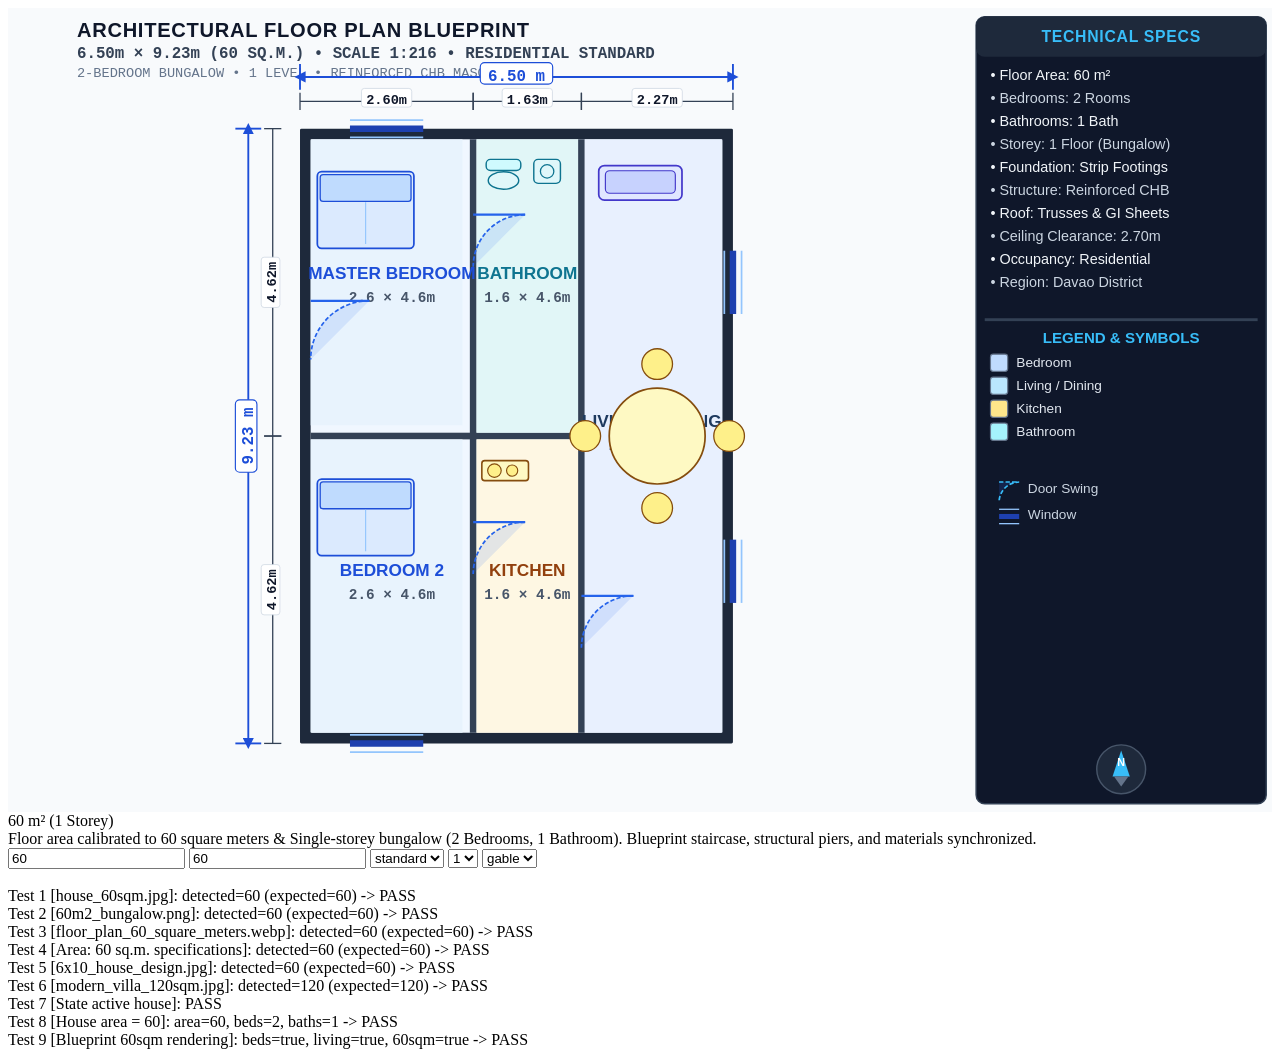
<file: verify_photo_analyzer.html>
<!DOCTYPE html>
<html>
<head>
    <meta charset="UTF-8">
    <title>Unit Test Photo Analyzer</title>
</head>
<body>
    <div id="step2Container"></div>
    <div id="photoBlueprint"></div>
    <svg id="step2BlueprintSvg" viewBox="0 0 880 560"></svg>
    <div id="aiAdoptedAreaVal"></div>
    <div id="aiAdoptedAreaNote"></div>
    <input id="paAreaSlider">
    <input id="paAreaInput">
    <select id="paQualitySelect"><option value="standard">standard</option></select>
    <select id="paFloorsSelect"><option value="1">1</option></select>
    <select id="paRoofSelect"><option value="gable">gable</option></select>
    <div id="imageLightbox"><div id="lightboxSvgWrapper"></div><div id="lightboxSvgInner"></div><div id="lightboxSvgTitle"></div><div id="lightboxSvgSubtitle"></div><img id="lightboxImg"><div id="lightboxCaption"></div></div>

    <script src="system.js"></script>
    <script>
        window.addEventListener('DOMContentLoaded', () => {
            const results = [];
            // Test 1: Filename stated area parsing
            const tests = [
                { input: "house_60sqm.jpg", expected: 60 },
                { input: "60m2_bungalow.png", expected: 60 },
                { input: "floor_plan_60_square_meters.webp", expected: 60 },
                { input: "Area: 60 sq.m. specifications", expected: 60 },
                { input: "6x10_house_design.jpg", expected: 60 },
                { input: "modern_villa_120sqm.jpg", expected: 120 }
            ];

            tests.forEach((t, i) => {
                const detected = parseStatedAreaFromText(t.input);
                results.push(`Test ${i+1} [${t.input}]: detected=${detected} (expected=${t.expected}) -> ${detected === t.expected ? 'PASS' : 'FAIL'}`);
            });

            // Test 2: Custom house model generation with 60 sqm
            createCustomPhotoHouse('[data-uri]', 60, 1, 'standard', 'gable');
            const house = window.systemState.houses['custom_photo'];
            results.push(`Test 7 [State active house]: ${window.systemState.activeHouse === 'custom_photo' ? 'PASS' : 'FAIL'}`);
            results.push(`Test 8 [House area = 60]: area=${house.area}, beds=${house.beds}, baths=${house.baths} -> ${house.area === 60 && house.beds === 2 ? 'PASS' : 'FAIL'}`);

            // Test 3: Blueprint drawing
            drawPhotoBlueprint(60, 1, 'step2BlueprintSvg');
            const svg = document.getElementById('step2BlueprintSvg');
            const hasBed1 = svg.innerHTML.includes('MASTER BEDROOM');
            const hasBed2 = svg.innerHTML.includes('BEDROOM 2');
            const hasLiving = svg.innerHTML.includes('LIVING &amp; DINING') || svg.innerHTML.includes('LIVING');
            const has60sqm = svg.innerHTML.includes('60 SQ.M.');
            results.push(`Test 9 [Blueprint 60sqm rendering]: beds=${hasBed1 && hasBed2}, living=${hasLiving}, 60sqm=${has60sqm} -> ${hasBed1 && hasBed2 && hasLiving && has60sqm ? 'PASS' : 'FAIL'}`);

            // Write results to DOM for inspection
            const outDiv = document.createElement('div');
            outDiv.id = 'testOutput';
            outDiv.innerText = results.join('\n');
            document.body.appendChild(outDiv);
        });
    </script>
</body>
</html>
</file>
